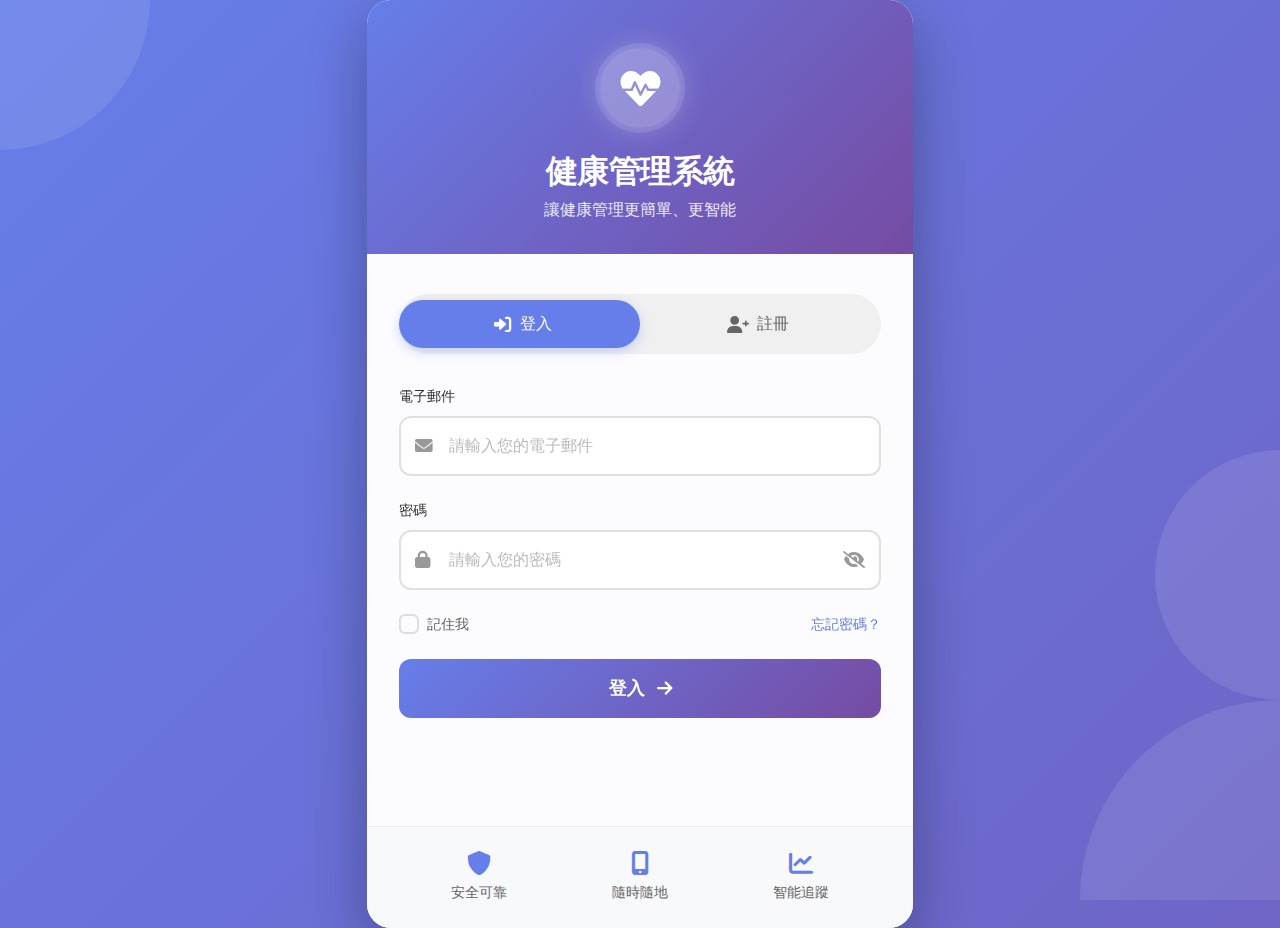
<file: index.html>
<!DOCTYPE html>
<html lang="zh">
<head>
    <meta charset="UTF-8">
    <meta name="viewport" content="width=device-width, initial-scale=1.0">
    <title>健康管理系統 - 登入</title>
    <link href="https://cdn.jsdelivr.net/npm/bootstrap@5.1.3/dist/css/bootstrap.min.css" rel="stylesheet">
    <link rel="stylesheet" href="https://cdnjs.cloudflare.com/ajax/libs/font-awesome/6.0.0/css/all.min.css">
    <link rel="stylesheet" href="css/style.css">
</head>
<body class="modern-login-page">
    <div class="animated-bg">
        <div class="bg-shape shape-1"></div>
        <div class="bg-shape shape-2"></div>
        <div class="bg-shape shape-3"></div>
    </div>

    <div class="container">
        <div class="row justify-content-center align-items-center min-vh-100">
            <div class="col-12 col-md-10 col-lg-8 col-xl-6">
                <div class="login-card">
                    <div class="card-header-modern">
                        <div class="logo-container">
                            <div class="logo-icon">
                                <i class="fas fa-heartbeat"></i>
                            </div>
                            <h1 class="brand-title">健康管理系統</h1>
                            <p class="brand-subtitle">讓健康管理更簡單、更智能</p>
                        </div>
                    </div>

                    <div class="card-body-modern">
                        <div class="tab-switch">
                            <button class="tab-btn active" id="login-tab" data-target="login">
                                <i class="fas fa-sign-in-alt"></i>
                                <span>登入</span>
                            </button>
                            <button class="tab-btn" id="register-tab" data-target="register">
                                <i class="fas fa-user-plus"></i>
                                <span>註冊</span>
                            </button>
                            <div class="tab-indicator"></div>
                        </div>

                        <div class="forms-container">
                            <div class="form-wrapper active" id="login">
                                <form id="loginForm">
                                    <div class="input-group-modern">
                                        <label for="loginEmail" class="modern-label">電子郵件</label>
                                        <div class="input-with-icon">
                                            <i class="fas fa-envelope input-icon"></i>
                                            <input type="email" class="modern-input" id="loginEmail" placeholder="請輸入您的電子郵件" required>
                                        </div>
                                    </div>
                                    <div class="input-group-modern">
                                        <label for="loginPassword" class="modern-label">密碼</label>
                                        <div class="input-with-icon">
                                            <i class="fas fa-lock input-icon"></i>
                                            <input type="password" class="modern-input" id="loginPassword" placeholder="請輸入您的密碼" required>
                                            <i class="fas fa-eye-slash toggle-password" data-target="loginPassword"></i>
                                        </div>
                                    </div>
                                    <div class="form-options">
                                        <label class="custom-checkbox">
                                            <input type="checkbox" id="rememberMe">
                                            <span class="checkmark"></span>
                                            <span class="checkbox-label">記住我</span>
                                        </label>
                                        <a href="#" class="forgot-password">忘記密碼？</a>
                                    </div>
                                    <button type="submit" class="btn-modern btn-primary-modern">
                                        <span>登入</span>
                                        <i class="fas fa-arrow-right"></i>
                                    </button>
                                </form>
                            </div>

                            <div class="form-wrapper" id="register">
                                <form id="registerForm">
                                    <div class="input-group-modern">
                                        <label for="registerName" class="modern-label">姓名</label>
                                        <div class="input-with-icon">
                                            <i class="fas fa-user input-icon"></i>
                                            <input type="text" class="modern-input" id="registerName" placeholder="請輸入您的姓名" required>
                                        </div>
                                    </div>
                                    <div class="input-group-modern">
                                        <label for="registerEmail" class="modern-label">電子郵件</label>
                                        <div class="input-with-icon">
                                            <i class="fas fa-envelope input-icon"></i>
                                            <input type="email" class="modern-input" id="registerEmail" placeholder="請輸入您的電子郵件" required>
                                        </div>
                                    </div>
                                    <div class="input-group-modern">
                                        <label for="registerPassword" class="modern-label">密碼</label>
                                        <div class="input-with-icon">
                                            <i class="fas fa-lock input-icon"></i>
                                            <input type="password" class="modern-input" id="registerPassword" placeholder="至少8個字符" required>
                                            <i class="fas fa-eye-slash toggle-password" data-target="registerPassword"></i>
                                        </div>
                                    </div>
                                    <div class="input-group-modern">
                                        <label for="registerConfirmPassword" class="modern-label">確認密碼</label>
                                        <div class="input-with-icon">
                                            <i class="fas fa-lock input-icon"></i>
                                            <input type="password" class="modern-input" id="registerConfirmPassword" placeholder="再次輸入密碼" required>
                                            <i class="fas fa-eye-slash toggle-password" data-target="registerConfirmPassword"></i>
                                        </div>
                                    </div>
                                    <button type="submit" class="btn-modern btn-primary-modern">
                                        <span>註冊</span>
                                        <i class="fas fa-arrow-right"></i>
                                    </button>
                                </form>
                            </div>
                        </div>
                    </div>

                    <div class="card-footer-modern">
                        <div class="footer-features">
                            <div class="feature-item">
                                <i class="fas fa-shield-alt"></i>
                                <span>安全可靠</span>
                            </div>
                            <div class="feature-item">
                                <i class="fas fa-mobile-alt"></i>
                                <span>隨時隨地</span>
                            </div>
                            <div class="feature-item">
                                <i class="fas fa-chart-line"></i>
                                <span>智能追蹤</span>
                            </div>
                        </div>
                    </div>
                </div>
            </div>
        </div>
    </div>

    <script src="https://cdn.jsdelivr.net/npm/bootstrap@5.1.3/dist/js/bootstrap.bundle.min.js"></script>
    <script src="js/auth.js"></script>
    <script>
        document.addEventListener('DOMContentLoaded', function() {
            const tabBtns = document.querySelectorAll('.tab-btn');
            const formWrappers = document.querySelectorAll('.form-wrapper');
            const indicator = document.querySelector('.tab-indicator');

            tabBtns.forEach((btn, index) => {
                btn.addEventListener('click', function() {
                    tabBtns.forEach(b => b.classList.remove('active'));
                    formWrappers.forEach(f => f.classList.remove('active'));

                    this.classList.add('active');
                    const targetId = this.getAttribute('data-target');
                    document.getElementById(targetId).classList.add('active');

                    indicator.style.left = index === 0 ? '0' : '50%';
                });
            });

            const togglePasswordBtns = document.querySelectorAll('.toggle-password');
            togglePasswordBtns.forEach(btn => {
                btn.addEventListener('click', function() {
                    const targetId = this.getAttribute('data-target');
                    const input = document.getElementById(targetId);

                    if (input.type === 'password') {
                        input.type = 'text';
                        this.classList.remove('fa-eye-slash');
                        this.classList.add('fa-eye');
                    } else {
                        input.type = 'password';
                        this.classList.remove('fa-eye');
                        this.classList.add('fa-eye-slash');
                    }
                });
            });

            const inputs = document.querySelectorAll('.modern-input');
            inputs.forEach(input => {
                input.addEventListener('focus', function() {
                    this.parentElement.classList.add('focused');
                });

                input.addEventListener('blur', function() {
                    if (!this.value) {
                        this.parentElement.classList.remove('focused');
                    }
                });
            });
        });
    </script>
</body>
</html>
</file>
<file: css/style.css>
/* Global Styles */
* {
    margin: 0;
    padding: 0;
    box-sizing: border-box;
}

body {
    font-family: 'Microsoft JhengHei', -apple-system, BlinkMacSystemFont, 'Segoe UI', Arial, sans-serif;
    overflow-x: hidden;
}

.modern-login-page {
    background: linear-gradient(135deg, #667eea 0%, #764ba2 100%);
    min-height: 100vh;
    position: relative;
    animation: gradientShift 15s ease infinite;
    background-size: 200% 200%;
}

@keyframes gradientShift {
    0%, 100% {
        background-position: 0% 50%;
    }
    50% {
        background-position: 100% 50%;
    }
}

.animated-bg {
    position: fixed;
    top: 0;
    left: 0;
    width: 100%;
    height: 100%;
    overflow: hidden;
    z-index: 0;
}

.bg-shape {
    position: absolute;
    border-radius: 50%;
    background: rgba(255, 255, 255, 0.1);
    animation: float 20s ease-in-out infinite;
    backdrop-filter: blur(2px);
}

.shape-1 {
    width: 300px;
    height: 300px;
    top: -150px;
    left: -150px;
    animation: float 20s ease-in-out infinite, rotate 30s linear infinite;
}

.shape-2 {
    width: 400px;
    height: 400px;
    bottom: -200px;
    right: -200px;
    animation: float 25s ease-in-out infinite 5s, rotate 40s linear infinite reverse;
}

.shape-3 {
    width: 250px;
    height: 250px;
    top: 50%;
    right: -125px;
    animation: float 22s ease-in-out infinite 10s, rotate 35s linear infinite;
}

@keyframes rotate {
    from {
        transform: rotate(0deg);
    }
    to {
        transform: rotate(360deg);
    }
}

@keyframes float {
    0%, 100% {
        transform: translate(0, 0) scale(1);
    }
    33% {
        transform: translate(30px, -50px) scale(1.1);
    }
    66% {
        transform: translate(-20px, 30px) scale(0.9);
    }
}

.container {
    position: relative;
    z-index: 1;
}

.login-card {
    background: rgba(255, 255, 255, 0.95);
    backdrop-filter: blur(10px);
    border-radius: 24px;
    box-shadow: 0 20px 60px rgba(0, 0, 0, 0.3);
    overflow: hidden;
    animation: slideUp 0.6s ease-out;
}

@keyframes slideUp {
    from {
        opacity: 0;
        transform: translateY(50px) scale(0.95);
    }
    to {
        opacity: 1;
        transform: translateY(0) scale(1);
    }
}

.card-header-modern {
    background: linear-gradient(135deg, #667eea 0%, #764ba2 100%);
    padding: 3rem 2rem 2rem;
    text-align: center;
    position: relative;
}

.logo-container {
    animation: fadeIn 1s ease-out;
}

@keyframes fadeIn {
    from {
        opacity: 0;
        transform: scale(0.9);
    }
    to {
        opacity: 1;
        transform: scale(1);
    }
}

.logo-icon {
    width: 80px;
    height: 80px;
    background: rgba(255, 255, 255, 0.2);
    border-radius: 50%;
    display: flex;
    align-items: center;
    justify-content: center;
    margin: 0 auto 1.5rem;
    animation: pulse 2s ease-in-out infinite;
    box-shadow: 0 0 30px rgba(255, 255, 255, 0.3);
    position: relative;
}

.logo-icon::before {
    content: '';
    position: absolute;
    inset: -5px;
    border-radius: 50%;
    background: rgba(255, 255, 255, 0.1);
    animation: ripple 3s ease-out infinite;
}

@keyframes ripple {
    0% {
        transform: scale(1);
        opacity: 1;
    }
    100% {
        transform: scale(1.5);
        opacity: 0;
    }
}

@keyframes pulse {
    0%, 100% {
        transform: scale(1);
    }
    50% {
        transform: scale(1.05);
    }
}

.logo-icon i {
    font-size: 2.5rem;
    color: #fff;
}

.brand-title {
    font-size: 2rem;
    font-weight: 700;
    color: #fff;
    margin-bottom: 0.5rem;
    letter-spacing: -0.5px;
}

.brand-subtitle {
    font-size: 1rem;
    color: rgba(255, 255, 255, 0.9);
    margin: 0;
    font-weight: 300;
}

.card-body-modern {
    padding: 2.5rem 2rem;
}

.tab-switch {
    display: flex;
    background: #f0f0f0;
    border-radius: 50px;
    padding: 6px;
    margin-bottom: 2rem;
    position: relative;
}

.tab-indicator {
    position: absolute;
    width: 50%;
    height: calc(100% - 12px);
    background: #667eea;
    border-radius: 50px;
    top: 6px;
    left: 0;
    transition: left 0.3s cubic-bezier(0.68, -0.55, 0.265, 1.55);
    z-index: 0;
}

.tab-btn {
    flex: 1;
    background: transparent;
    border: none;
    padding: 0.75rem 1.5rem;
    font-size: 1rem;
    font-weight: 500;
    color: #666;
    cursor: pointer;
    transition: all 0.3s ease;
    display: flex;
    align-items: center;
    justify-content: center;
    gap: 0.5rem;
    position: relative;
    z-index: 1;
}

.tab-btn:hover:not(.active) {
    color: #333;
    transform: scale(1.02);
}

.tab-btn.active {
    color: #fff;
}

.tab-btn i {
    font-size: 1.1rem;
    transition: transform 0.3s ease;
}

.tab-btn:hover i {
    transform: translateY(-2px);
}

.forms-container {
    position: relative;
    min-height: 400px;
}

.form-wrapper {
    position: absolute;
    width: 100%;
    opacity: 0;
    visibility: hidden;
    transform: translateX(-20px);
    transition: all 0.4s ease;
}

.form-wrapper.active {
    opacity: 1;
    visibility: visible;
    transform: translateX(0);
    position: relative;
}

.input-group-modern {
    margin-bottom: 1.5rem;
}

.modern-label {
    display: block;
    font-size: 0.9rem;
    font-weight: 500;
    color: #333;
    margin-bottom: 0.5rem;
}

.input-with-icon {
    position: relative;
    display: flex;
    align-items: center;
}

.input-icon {
    position: absolute;
    left: 1rem;
    color: #999;
    font-size: 1.1rem;
    transition: all 0.3s ease;
}

.input-with-icon.focused .input-icon {
    color: #667eea;
    transform: scale(1.1);
}

.modern-input {
    width: 100%;
    padding: 1rem 1rem 1rem 3rem;
    border: 2px solid #e0e0e0;
    border-radius: 12px;
    font-size: 1rem;
    transition: all 0.3s cubic-bezier(0.4, 0, 0.2, 1);
    background: #fff;
}

.modern-input:focus {
    outline: none;
    border-color: #667eea;
    box-shadow: 0 0 0 4px rgba(102, 126, 234, 0.1);
    transform: translateY(-2px);
}

.modern-input:hover:not(:focus) {
    border-color: #c0c0c0;
}

.modern-input::placeholder {
    color: #bbb;
}

.toggle-password {
    position: absolute;
    right: 1rem;
    color: #999;
    cursor: pointer;
    font-size: 1.1rem;
    transition: all 0.3s ease;
}

.toggle-password:hover {
    color: #667eea;
    transform: scale(1.2);
}

.toggle-password:active {
    transform: scale(0.9);
}

.form-options {
    display: flex;
    justify-content: space-between;
    align-items: center;
    margin-bottom: 1.5rem;
}

.custom-checkbox {
    display: flex;
    align-items: center;
    cursor: pointer;
    user-select: none;
    position: relative;
}

.custom-checkbox input {
    position: absolute;
    opacity: 0;
    cursor: pointer;
}

.checkmark {
    width: 20px;
    height: 20px;
    border: 2px solid #ddd;
    border-radius: 6px;
    margin-right: 0.5rem;
    display: flex;
    align-items: center;
    justify-content: center;
    transition: all 0.3s ease;
}

.custom-checkbox input:checked ~ .checkmark {
    background: #667eea;
    border-color: #667eea;
}

.custom-checkbox input:checked ~ .checkmark::after {
    content: '\f00c';
    font-family: 'Font Awesome 6 Free';
    font-weight: 900;
    color: #fff;
    font-size: 0.7rem;
}

.checkbox-label {
    font-size: 0.9rem;
    color: #666;
}

.forgot-password {
    font-size: 0.9rem;
    color: #667eea;
    text-decoration: none;
    transition: all 0.3s ease;
    position: relative;
}

.forgot-password::after {
    content: '';
    position: absolute;
    bottom: -2px;
    left: 0;
    width: 0;
    height: 2px;
    background: #764ba2;
    transition: width 0.3s ease;
}

.forgot-password:hover {
    color: #764ba2;
}

.forgot-password:hover::after {
    width: 100%;
}

.btn-modern {
    width: 100%;
    padding: 1rem 2rem;
    border: none;
    border-radius: 12px;
    font-size: 1.1rem;
    font-weight: 600;
    cursor: pointer;
    display: flex;
    align-items: center;
    justify-content: center;
    gap: 0.75rem;
    transition: all 0.3s ease;
    position: relative;
    overflow: hidden;
}

.btn-primary-modern {
    background: linear-gradient(135deg, #667eea 0%, #764ba2 100%);
    color: #fff;
}

.btn-primary-modern::before {
    content: '';
    position: absolute;
    top: 0;
    left: -100%;
    width: 100%;
    height: 100%;
    background: linear-gradient(135deg, #764ba2 0%, #667eea 100%);
    transition: left 0.3s ease;
}

.btn-primary-modern:hover::before {
    left: 0;
}

.btn-primary-modern span,
.btn-primary-modern i {
    position: relative;
    z-index: 1;
}

.btn-primary-modern:hover {
    transform: translateY(-2px);
    box-shadow: 0 10px 25px rgba(102, 126, 234, 0.4);
}

.btn-primary-modern:active {
    transform: translateY(0) scale(0.98);
}

.btn-primary-modern:disabled {
    opacity: 0.6;
    cursor: not-allowed;
    transform: none;
}

.btn-primary-modern:disabled:hover {
    transform: none;
    box-shadow: none;
}

.card-footer-modern {
    background: #f8f9fa;
    padding: 1.5rem 2rem;
    border-top: 1px solid #e9ecef;
}

.footer-features {
    display: flex;
    justify-content: space-around;
    align-items: center;
}

.feature-item {
    display: flex;
    flex-direction: column;
    align-items: center;
    gap: 0.5rem;
    color: #666;
    font-size: 0.85rem;
    animation: fadeInUp 0.6s ease-out backwards;
}

.feature-item:nth-child(1) {
    animation-delay: 0.2s;
}

.feature-item:nth-child(2) {
    animation-delay: 0.4s;
}

.feature-item:nth-child(3) {
    animation-delay: 0.6s;
}

@keyframes fadeInUp {
    from {
        opacity: 0;
        transform: translateY(20px);
    }
    to {
        opacity: 1;
        transform: translateY(0);
    }
}

.feature-item i {
    font-size: 1.5rem;
    color: #667eea;
    transition: all 0.3s ease;
}

.feature-item:hover i {
    transform: scale(1.2) translateY(-3px);
    filter: drop-shadow(0 5px 10px rgba(102, 126, 234, 0.3));
}

.feature-item:hover {
    color: #333;
}

.nav-tabs .nav-link {
    color: #495057;
    cursor: pointer;
}

.nav-tabs .nav-link.active {
    color: #0d6efd;
    font-weight: bold;
}

/* Dashboard Styles */
.dashboard-body {
    background: linear-gradient(135deg, #f5f7fa 0%, #c3cfe2 100%);
    min-height: 100vh;
}

.sidebar-modern {
    min-height: 100vh;
    background: linear-gradient(180deg, #2c3e50 0%, #34495e 100%);
    box-shadow: 4px 0 15px rgba(0, 0, 0, 0.1);
}

.sidebar-header {
    padding: 1rem 0;
    border-bottom: 1px solid rgba(255, 255, 255, 0.1);
    animation: fadeIn 0.8s ease;
}

.sidebar-logo {
    width: 60px;
    height: 60px;
    background: rgba(255, 255, 255, 0.1);
    border-radius: 50%;
    display: flex;
    align-items: center;
    justify-content: center;
    margin: 0 auto 1rem;
    animation: pulse 2s ease-in-out infinite;
}

.sidebar-logo i {
    font-size: 2rem;
    color: #fff;
}

.nav-modern {
    padding: 1rem 0;
}

.nav-modern .nav-link {
    color: rgba(255, 255, 255, 0.8);
    padding: 1rem 1.5rem;
    margin: 0.25rem 0.5rem;
    border-radius: 12px;
    transition: all 0.3s ease;
    position: relative;
    overflow: hidden;
    display: flex;
    align-items: center;
    gap: 0.75rem;
}

.nav-modern .nav-link i {
    font-size: 1.2rem;
    transition: transform 0.3s ease;
}

.nav-modern .nav-link:hover {
    background: rgba(255, 255, 255, 0.1);
    color: #fff;
    transform: translateX(5px);
}

.nav-modern .nav-link:hover i {
    transform: scale(1.2);
}

.nav-modern .nav-link.active {
    background: linear-gradient(135deg, #667eea 0%, #764ba2 100%);
    color: #fff;
    box-shadow: 0 4px 15px rgba(102, 126, 234, 0.4);
}

.nav-modern .nav-link.active i {
    transform: scale(1.1);
}

.nav-indicator {
    position: absolute;
    right: 0;
    top: 50%;
    transform: translateY(-50%);
    width: 4px;
    height: 0;
    background: #fff;
    border-radius: 4px 0 0 4px;
    transition: height 0.3s ease;
}

.nav-modern .nav-link.active .nav-indicator {
    height: 70%;
}

.sidebar-footer {
    position: absolute;
    bottom: 0;
    left: 0;
    right: 0;
    padding: 1.5rem;
}

.btn-logout {
    width: 100%;
    padding: 0.75rem;
    background: rgba(255, 255, 255, 0.1);
    border: 1px solid rgba(255, 255, 255, 0.2);
    color: #fff;
    border-radius: 12px;
    transition: all 0.3s ease;
    display: flex;
    align-items: center;
    justify-content: center;
    gap: 0.5rem;
}

.btn-logout:hover {
    background: rgba(220, 53, 69, 0.8);
    border-color: rgba(220, 53, 69, 0.8);
    transform: translateY(-2px);
    box-shadow: 0 4px 15px rgba(220, 53, 69, 0.4);
}

/* Main Content */
.main-content {
    padding: 2rem 1.5rem;
    animation: fadeIn 0.8s ease;
}

.page-header {
    border-bottom: 2px solid #e9ecef;
    animation: slideDown 0.6s ease;
}

.page-title {
    font-weight: 700;
    color: #2c3e50;
    display: flex;
    align-items: center;
}

.current-time {
    display: flex;
    align-items: center;
    color: #6c757d;
    font-size: 0.9rem;
    padding: 0.5rem 1rem;
    background: rgba(255, 255, 255, 0.8);
    border-radius: 20px;
    box-shadow: 0 2px 8px rgba(0, 0, 0, 0.05);
}

/* Enhanced Stat Cards */
.stat-card-animated {
    border: none;
    border-radius: 20px;
    overflow: hidden;
    position: relative;
    transition: all 0.3s ease;
    animation: fadeInUp 0.6s ease backwards;
}

.stat-card-animated:nth-child(1) {
    animation-delay: 0.1s;
}

.stat-card-animated:nth-child(2) {
    animation-delay: 0.2s;
}

.stat-card-animated:nth-child(3) {
    animation-delay: 0.3s;
}

.stat-card-animated:hover {
    transform: translateY(-10px);
    box-shadow: 0 15px 40px rgba(0, 0, 0, 0.15);
}

.stat-card-primary {
    background: linear-gradient(135deg, #667eea 0%, #764ba2 100%);
    color: #fff;
}

.stat-card-info {
    background: linear-gradient(135deg, #17a2b8 0%, #138496 100%);
    color: #fff;
}

.stat-card-success {
    background: linear-gradient(135deg, #28a745 0%, #20c997 100%);
    color: #fff;
}

.card-icon {
    position: absolute;
    top: 1rem;
    right: 1rem;
    width: 60px;
    height: 60px;
    background: rgba(255, 255, 255, 0.2);
    border-radius: 50%;
    display: flex;
    align-items: center;
    justify-content: center;
    animation: pulse 3s ease-in-out infinite;
}

.card-icon i {
    font-size: 1.8rem;
    color: rgba(255, 255, 255, 0.9);
}

.stat-card-animated .card-body {
    padding: 2rem 1.5rem;
}

.card-subtitle {
    font-size: 0.9rem;
    font-weight: 500;
    opacity: 0.9;
    margin-bottom: 1rem;
    text-transform: uppercase;
    letter-spacing: 0.5px;
}

.card-value {
    font-size: 2.5rem;
    font-weight: 700;
    margin-bottom: 1rem;
    line-height: 1;
}

.progress-wrapper {
    margin-top: 1rem;
}

.progress-wrapper .progress {
    height: 8px;
    border-radius: 10px;
    background: rgba(255, 255, 255, 0.3);
    overflow: hidden;
}

.progress-wrapper .progress-bar {
    transition: width 1s ease;
    animation: progressFill 2s ease;
}

@keyframes progressFill {
    from {
        width: 0;
    }
}

.progress-text {
    display: block;
    margin-top: 0.5rem;
    opacity: 0.9;
    font-size: 0.85rem;
}

/* Modern Cards */
.modern-card {
    border: none;
    border-radius: 16px;
    box-shadow: 0 4px 20px rgba(0, 0, 0, 0.08);
    overflow: hidden;
    transition: all 0.3s ease;
    animation: fadeInUp 0.6s ease backwards;
}

.modern-card:hover {
    box-shadow: 0 8px 30px rgba(0, 0, 0, 0.12);
    transform: translateY(-5px);
}

.card-header-gradient {
    background: linear-gradient(135deg, #667eea 0%, #764ba2 100%);
    color: #fff;
    padding: 1.25rem 1.5rem;
    display: flex;
    align-items: center;
    gap: 0.75rem;
}

.card-header-gradient.bg-info-gradient {
    background: linear-gradient(135deg, #17a2b8 0%, #138496 100%);
}

.card-header-gradient.bg-success-gradient {
    background: linear-gradient(135deg, #28a745 0%, #20c997 100%);
}

.card-header-gradient.bg-chat-gradient {
    background: linear-gradient(135deg, #fd7e14 0%, #dc3545 100%);
}

.card-header-gradient i {
    font-size: 1.5rem;
}

.card-header-gradient h5 {
    font-weight: 600;
    font-size: 1.1rem;
}

/* Button Variants */
.btn-info-modern {
    background: linear-gradient(135deg, #17a2b8 0%, #138496 100%);
    color: #fff;
}

.btn-info-modern::before {
    background: linear-gradient(135deg, #138496 0%, #17a2b8 100%);
}

/* Chat Box Modern */
.chat-box-modern {
    height: 450px;
    overflow-y: auto;
    background: linear-gradient(to bottom, #f8f9fa, #fff);
    padding: 1.5rem;
    border: 1px solid #e9ecef;
    border-radius: 12px;
}

.chat-input-form {
    position: relative;
}

.chat-input-wrapper {
    position: relative;
    display: flex;
    align-items: center;
}

.chat-input {
    padding-right: 60px;
}

.btn-send {
    position: absolute;
    right: 8px;
    background: linear-gradient(135deg, #667eea 0%, #764ba2 100%);
    border: none;
    width: 45px;
    height: 45px;
    border-radius: 50%;
    display: flex;
    align-items: center;
    justify-content: center;
    color: #fff;
    cursor: pointer;
    transition: all 0.3s ease;
}

.btn-send:hover {
    transform: scale(1.1) rotate(15deg);
    box-shadow: 0 4px 15px rgba(102, 126, 234, 0.4);
}

.btn-send:active {
    transform: scale(0.95);
}

/* Preset Buttons */
.preset-btn {
    transition: all 0.3s ease;
}

.preset-btn:hover {
    transform: translateY(-2px);
    box-shadow: 0 4px 12px rgba(23, 162, 184, 0.3);
}

.preset-btn.active {
    background: #17a2b8;
    color: #fff;
    border-color: #17a2b8;
}

.sidebar {
    min-height: 100vh;
    background-color: #343a40;
}

.sidebar .nav-link {
    color: #fff;
    padding: 1rem;
    transition: all 0.3s;
}

.sidebar .nav-link:hover {
    background-color: #495057;
}

.sidebar .nav-link.active {
    background-color: #0d6efd;
}

/* Chart Containers */
.chart-container {
    position: relative;
    height: 300px;
    margin-bottom: 2rem;
}

/* Custom Card Styles */
.stat-card {
    border-radius: 15px;
    transition: transform 0.3s;
}

.stat-card:hover {
    transform: translateY(-5px);
}

/* Chat Interface */
#chat-box {
    height: 400px;
    overflow-y: auto;
    background-color: #f8f9fa;
    padding: 1rem;
    border: 1px solid #dee2e6;
    border-radius: 0.5rem;
}

.user-msg {
    text-align: right;
    margin-bottom: 0.5rem;
    padding: 0.5rem 1rem;
    background-color: #e3f2fd;
    border-radius: 1rem;
    display: inline-block;
    float: right;
    clear: both;
    max-width: 70%;
}

.bot-msg {
    text-align: left;
    margin-bottom: 0.5rem;
    padding: 0.5rem 1rem;
    background-color: #f0f0f0;
    border-radius: 1rem;
    display: inline-block;
    float: left;
    clear: both;
    max-width: 70%;
}

/* Form Styles */
.form-control:focus {
    border-color: #0d6efd;
    box-shadow: 0 0 0 0.25rem rgba(13, 110, 253, 0.25);
}

/* Progress Bar Styles */
.progress {
    height: 1.5rem;
    border-radius: 1rem;
}

/* Responsive Adjustments */
@media (max-width: 768px) {
    .sidebar {
        min-height: auto;
    }

    .chart-container {
        height: 250px;
    }

    .brand-title {
        font-size: 1.5rem;
    }

    .brand-subtitle {
        font-size: 0.9rem;
    }

    .logo-icon {
        width: 60px;
        height: 60px;
    }

    .logo-icon i {
        font-size: 2rem;
    }

    .card-header-modern {
        padding: 2rem 1.5rem 1.5rem;
    }

    .card-body-modern {
        padding: 2rem 1.5rem;
    }

    .card-footer-modern {
        padding: 1rem 1.5rem;
    }

    .tab-btn {
        padding: 0.6rem 1rem;
        font-size: 0.9rem;
    }

    .footer-features {
        flex-wrap: wrap;
        gap: 1rem;
    }

    .feature-item {
        flex: 1 1 30%;
        font-size: 0.8rem;
    }

    .bg-shape {
        opacity: 0.5;
    }

    .forms-container {
        min-height: 450px;
    }
}

@media (max-width: 480px) {
    .modern-input {
        font-size: 0.95rem;
        padding: 0.9rem 0.9rem 0.9rem 2.8rem;
    }

    .input-icon {
        left: 0.8rem;
        font-size: 1rem;
    }

    .btn-modern {
        padding: 0.9rem 1.5rem;
        font-size: 1rem;
    }
}

/* Loading State */
.btn-modern.loading {
    position: relative;
    color: transparent;
    pointer-events: none;
}

.btn-modern.loading::after {
    content: '';
    position: absolute;
    width: 20px;
    height: 20px;
    top: 50%;
    left: 50%;
    margin-left: -10px;
    margin-top: -10px;
    border: 3px solid rgba(255, 255, 255, 0.3);
    border-top-color: #fff;
    border-radius: 50%;
    animation: spin 0.8s linear infinite;
}

@keyframes spin {
    to {
        transform: rotate(360deg);
    }
}

/* Success/Error Feedback */
.input-with-icon.success .modern-input {
    border-color: #28a745;
}

.input-with-icon.error .modern-input {
    border-color: #dc3545;
    animation: shake 0.5s ease;
}

@keyframes shake {
    0%, 100% {
        transform: translateX(0);
    }
    10%, 30%, 50%, 70%, 90% {
        transform: translateX(-5px);
    }
    20%, 40%, 60%, 80% {
        transform: translateX(5px);
    }
}

.feedback-message {
    font-size: 0.85rem;
    margin-top: 0.5rem;
    padding: 0.5rem;
    border-radius: 8px;
    display: none;
    animation: slideDown 0.3s ease;
}

.feedback-message.show {
    display: block;
}

.feedback-message.success {
    background: rgba(40, 167, 69, 0.1);
    color: #28a745;
    border-left: 3px solid #28a745;
}

.feedback-message.error {
    background: rgba(220, 53, 69, 0.1);
    color: #dc3545;
    border-left: 3px solid #dc3545;
}

@keyframes slideDown {
    from {
        opacity: 0;
        transform: translateY(-10px);
    }
    to {
        opacity: 1;
        transform: translateY(0);
    }
}

/* Tooltip */
.tooltip-wrapper {
    position: relative;
    display: inline-block;
}

.tooltip-text {
    visibility: hidden;
    background-color: #333;
    color: #fff;
    text-align: center;
    padding: 0.5rem 0.75rem;
    border-radius: 6px;
    position: absolute;
    z-index: 1000;
    bottom: 125%;
    left: 50%;
    transform: translateX(-50%);
    opacity: 0;
    transition: all 0.3s ease;
    font-size: 0.8rem;
    white-space: nowrap;
}

.tooltip-text::after {
    content: '';
    position: absolute;
    top: 100%;
    left: 50%;
    margin-left: -5px;
    border-width: 5px;
    border-style: solid;
    border-color: #333 transparent transparent transparent;
}

.tooltip-wrapper:hover .tooltip-text {
    visibility: visible;
    opacity: 1;
    transform: translateX(-50%) translateY(-5px);
}

/* Enhanced Card Shadow on Scroll */
.login-card {
    transition: all 0.3s ease;
}

/* Smooth Scrollbar */
::-webkit-scrollbar {
    width: 10px;
}

::-webkit-scrollbar-track {
    background: rgba(255, 255, 255, 0.1);
}

::-webkit-scrollbar-thumb {
    background: rgba(102, 126, 234, 0.5);
    border-radius: 5px;
}

::-webkit-scrollbar-thumb:hover {
    background: rgba(102, 126, 234, 0.8);
}

/* Focus Visible for Accessibility */
*:focus-visible {
    outline: 3px solid rgba(102, 126, 234, 0.5);
    outline-offset: 2px;
}

button:focus-visible,
.tab-btn:focus-visible {
    outline: 3px solid rgba(102, 126, 234, 0.5);
    outline-offset: 2px;
    border-radius: 8px;
}

/* Skeleton Loading */
.skeleton {
    background: linear-gradient(90deg, #f0f0f0 25%, #e0e0e0 50%, #f0f0f0 75%);
    background-size: 200% 100%;
    animation: loading 1.5s ease-in-out infinite;
}

@keyframes loading {
    0% {
        background-position: 200% 0;
    }
    100% {
        background-position: -200% 0;
    }
}

/* Micro-interactions */
.custom-checkbox:active .checkmark {
    transform: scale(0.9);
}

.login-card:hover {
    box-shadow: 0 25px 70px rgba(0, 0, 0, 0.35);
    transform: translateY(-2px);
}

/* Password Strength Indicator */
.password-strength {
    height: 4px;
    background: #e0e0e0;
    border-radius: 2px;
    margin-top: 0.5rem;
    overflow: hidden;
    position: relative;
}

.password-strength-bar {
    height: 100%;
    width: 0;
    transition: all 0.3s ease;
    border-radius: 2px;
}

.password-strength-bar.weak {
    width: 33%;
    background: #dc3545;
}

.password-strength-bar.medium {
    width: 66%;
    background: #ffc107;
}

.password-strength-bar.strong {
    width: 100%;
    background: #28a745;
}

/* Enhanced Tab Animation */
.tab-indicator {
    box-shadow: 0 4px 12px rgba(102, 126, 234, 0.3);
}

/* Input Group Animations */
.input-group-modern {
    animation: fadeInUp 0.5s ease-out backwards;
}

.form-wrapper.active .input-group-modern:nth-child(1) {
    animation-delay: 0.1s;
}

.form-wrapper.active .input-group-modern:nth-child(2) {
    animation-delay: 0.2s;
}

.form-wrapper.active .input-group-modern:nth-child(3) {
    animation-delay: 0.3s;
}

.form-wrapper.active .input-group-modern:nth-child(4) {
    animation-delay: 0.4s;
}

.form-wrapper.active .btn-modern {
    animation: fadeInUp 0.5s ease-out 0.5s backwards;
}

.form-wrapper.active .form-options {
    animation: fadeInUp 0.5s ease-out 0.35s backwards;
}

/* Floating Label Effect */
.input-with-icon.focused .modern-label,
.modern-input:not(:placeholder-shown) ~ .modern-label {
    color: #667eea;
}

/* Glassmorphism Enhancement */
.login-card {
    background: rgba(255, 255, 255, 0.98);
    backdrop-filter: blur(20px) saturate(180%);
    -webkit-backdrop-filter: blur(20px) saturate(180%);
}
</file>
